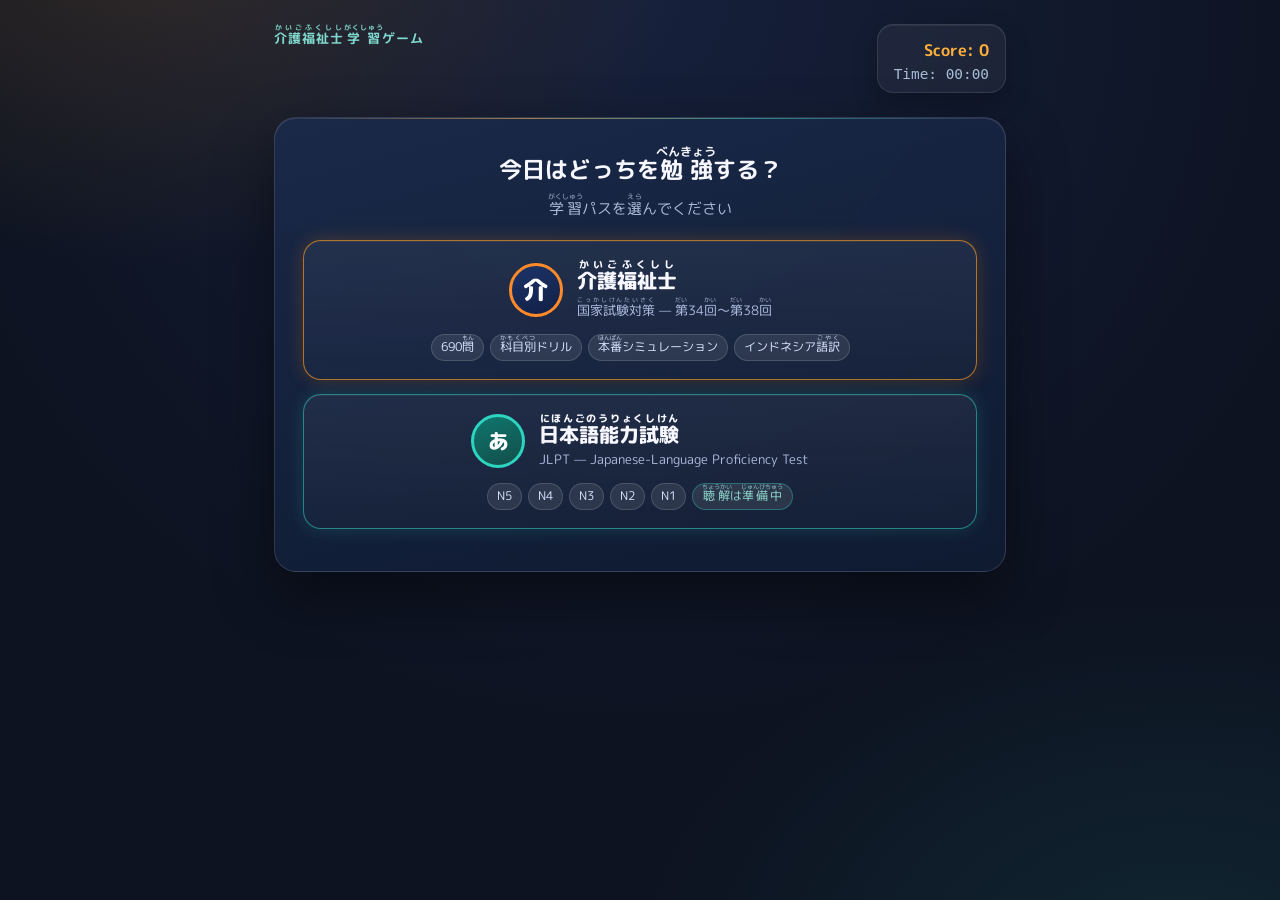
<file: index.html>
<!DOCTYPE html>
<html lang="ja">
<head>
  <meta charset="UTF-8" />
  <meta name="viewport" content="width=device-width, initial-scale=1.0" />
  <title>Kaigofukushishi Quiz Game</title>
  <link rel="icon" type="image/svg+xml" href="favicon.svg">
  <link rel="stylesheet" href="styles.css" />
  <link rel="preconnect" href="https://fonts.googleapis.com" />
  <link rel="preconnect" href="https://fonts.gstatic.com" crossorigin />
  <link href="https://fonts.googleapis.com/css2?family=M+PLUS+Rounded+1c:wght@400;700;800&display=swap" rel="stylesheet" />
  <style>
    #site-loader {
      position: fixed;
      inset: 0;
      z-index: 9999;
      overflow: hidden;
      background:
        radial-gradient(900px 520px at 12% -5%, rgba(255, 159, 28, 0.16), transparent 60%),
        radial-gradient(900px 620px at 92% 108%, rgba(46, 196, 182, 0.13), transparent 60%),
        radial-gradient(circle at top, #16203b 0%, #0d1321 68%);
      color: #f7f7ff;
      font-family: "M PLUS Rounded 1c", Inter, system-ui, -apple-system, BlinkMacSystemFont, "Segoe UI", sans-serif;
      transition: opacity 0.55s ease, visibility 0.55s ease;
      animation: loaderAutoHide 0.6s ease 3.4s forwards;
    }
    #site-loader.done {
      opacity: 0;
      visibility: hidden;
      pointer-events: none;
    }
    .loader-inner {
      position: relative;
      z-index: 2;
      text-align: center;
      padding: 16vh 20px 0;
    }
    .loader-kicker {
      margin: 0 0 10px;
      color: #7fd8cd;
      letter-spacing: 0.14em;
      font-size: 0.85rem;
      font-weight: 700;
      text-transform: uppercase;
    }
    .loader-title {
      margin: 0;
      font-size: clamp(2.2rem, 7vw, 4.2rem);
      font-weight: 800;
      letter-spacing: 0.04em;
      text-shadow: 0 2px 24px rgba(255, 159, 28, 0.3);
    }
    .loader-sub {
      margin: 12px 0 0;
      color: #a8bcd6;
      font-size: 1rem;
    }
    .loader-dots::after {
      content: "";
      animation: loaderDots 1s steps(4, end) infinite;
    }
    .loader-bar {
      width: min(300px, 70vw);
      height: 6px;
      margin: 26px auto 0;
      border-radius: 999px;
      background: rgba(255, 255, 255, 0.1);
      overflow: hidden;
      box-shadow: inset 0 1px 3px rgba(0, 0, 0, 0.4);
    }
    .loader-bar span {
      display: block;
      width: 40%;
      height: 100%;
      border-radius: 999px;
      background: linear-gradient(90deg, #ffb03a, #ff8a00);
      animation: loaderBar 1.1s ease-in-out infinite;
    }
    .loader-road {
      position: absolute;
      left: 5%;
      right: 5%;
      bottom: 29%;
      height: 4px;
      border-radius: 999px;
      background: linear-gradient(90deg, transparent, rgba(255, 255, 255, 0.28), rgba(255, 159, 28, 0.5), rgba(255, 255, 255, 0.28), transparent);
      box-shadow: 0 0 18px rgba(255, 159, 28, 0.22);
    }
    .loader-road::after {
      content: "";
      position: absolute;
      left: 0;
      right: 0;
      top: 11px;
      height: 2px;
      background: repeating-linear-gradient(90deg, rgba(255, 255, 255, 0.35) 0 34px, transparent 34px 68px);
      opacity: 0.35;
    }
    .loader-car {
      position: absolute;
      left: 0;
      bottom: calc(29% + 10px);
      z-index: 3;
      width: min(360px, 76vw);
      transform: translateX(-115%);
      animation: loaderCarAcross 1.65s cubic-bezier(0.42, 0.02, 0.66, 1) 0.15s forwards;
      filter: drop-shadow(0 16px 18px rgba(0, 0, 0, 0.35));
    }
    .loader-car svg {
      display: block;
      width: 100%;
      height: auto;
      animation: loaderBob 0.16s ease-in-out infinite alternate;
    }
    .loader-speed {
      position: absolute;
      left: -58px;
      top: 42%;
      width: 58px;
    }
    .loader-speed span {
      display: block;
      height: 3px;
      margin: 7px 0;
      border-radius: 999px;
      background: linear-gradient(90deg, transparent, rgba(127, 216, 205, 0.9));
      animation: loaderStreak 0.42s linear infinite;
    }
    .loader-speed span:nth-child(1) { width: 46px; }
    .loader-speed span:nth-child(2) { width: 58px; animation-delay: 0.08s; }
    .loader-speed span:nth-child(3) { width: 38px; animation-delay: 0.16s; }
    .loader-wheel {
      transform-box: fill-box;
      transform-origin: center;
      animation: loaderWheelSpin 0.45s linear infinite;
    }
    @keyframes loaderDots {
      0% { content: ""; }
      25% { content: "."; }
      50% { content: ".."; }
      75%, 100% { content: "..."; }
    }
    @keyframes loaderBar {
      0% { transform: translateX(-110%); }
      100% { transform: translateX(280%); }
    }
    @keyframes loaderCarAcross {
      0% { transform: translateX(-115%); }
      100% { transform: translateX(100vw); }
    }
    @keyframes loaderBob {
      from { transform: translateY(0); }
      to { transform: translateY(-2px); }
    }
    @keyframes loaderStreak {
      0% { transform: translateX(10px); opacity: 0; }
      35% { opacity: 0.9; }
      100% { transform: translateX(-18px); opacity: 0; }
    }
    @keyframes loaderWheelSpin {
      to { transform: rotate(360deg); }
    }
    @keyframes loaderAutoHide {
      to { opacity: 0; visibility: hidden; pointer-events: none; }
    }
    @media (max-width: 560px) {
      .loader-inner { padding-top: 13vh; }
      .loader-road { bottom: 31%; }
      .loader-car { bottom: calc(31% + 10px); }
    }
  </style>
  <noscript><style>#site-loader { display: none; }</style></noscript>
</head>
<body>
  <div id="site-loader" aria-hidden="true">
    <div class="loader-inner">
      <p class="loader-kicker"><ruby>介護福祉士<rt>かいごふくしし</rt></ruby><ruby>学習<rt>がくしゅう</rt></ruby>ゲーム</p>
      <p class="loader-title">125<ruby>問<rt>もん</rt></ruby>クイズ</p>
      <p class="loader-sub"><span class="loader-dots">Loading</span></p>
      <div class="loader-bar"><span></span></div>
    </div>
    <div class="loader-road"></div>
    <div class="loader-car">
      <div class="loader-speed"><span></span><span></span><span></span></div>
      <svg viewBox="0 0 360 132" role="img" aria-label="GT car">
        <defs>
          <linearGradient id="loaderCarPaint" x1="0" x2="1" y1="0" y2="0">
            <stop offset="0" stop-color="#c7d0dd" />
            <stop offset="0.58" stop-color="#eef3f8" />
            <stop offset="1" stop-color="#aeb9c8" />
          </linearGradient>
        </defs>
        <path d="M14 30 L96 22 L104 36 L24 44 Z" fill="#0b1220" stroke="rgba(255,255,255,0.18)" />
        <path d="M66 42 L80 82 L94 82 L88 42 Z" fill="#0b1220" />
        <path d="M22 88 C28 70 48 60 78 55 C104 34 142 24 184 28 C222 30 252 40 282 54 C310 60 330 72 336 84 C338 92 334 98 324 99 L292 101 C286 84 268 74 246 74 C224 74 208 84 202 101 L124 101 C118 84 100 74 78 74 C56 74 40 84 34 101 L24 99 C16 97 16 94 22 88 Z" fill="url(#loaderCarPaint)" stroke="rgba(255,255,255,0.28)" stroke-width="1.5" />
        <path d="M20 92 C24 70 48 59 82 53 L118 44 L122 101 L30 101 C20 100 16 98 20 92 Z" fill="#d7263d" opacity="0.96" />
        <path d="M112 54 C134 34 168 27 202 34 C216 37 228 44 238 54 L224 58 C190 50 150 52 126 60 Z" fill="#0b1220" opacity="0.94" />
        <path d="M118 76 L286 66" stroke="#ff9f1c" stroke-width="6" stroke-linecap="round" opacity="0.9" />
        <path d="M150 52 L146 98" stroke="rgba(13,19,33,0.35)" stroke-width="2" />
        <circle cx="176" cy="72" r="17" fill="#f7f7ff" stroke="#111827" stroke-width="2" />
        <text x="176" y="77" text-anchor="middle" font-size="14" font-weight="800" fill="#111827">712</text>
        <path d="M306 70 L330 80 L306 84 Z" fill="#ffe9a8" />
        <rect x="22" y="72" width="16" height="6" rx="3" fill="#ff3355" />
        <circle cx="78" cy="90" r="29" fill="#0d1321" />
        <circle cx="246" cy="90" r="29" fill="#0d1321" />
        <g class="loader-wheel">
          <circle cx="78" cy="90" r="24" fill="#0a0f18" stroke="#2b3648" stroke-width="3" />
          <circle cx="78" cy="90" r="12" fill="#d7dee9" />
          <path d="M78 68 V112 M56 90 H100 M64 76 L92 104 M92 76 L64 104" stroke="#5b6b82" stroke-width="3" stroke-linecap="round" />
          <circle cx="78" cy="90" r="4" fill="#111827" />
        </g>
        <g class="loader-wheel">
          <circle cx="246" cy="90" r="24" fill="#0a0f18" stroke="#2b3648" stroke-width="3" />
          <circle cx="246" cy="90" r="12" fill="#d7dee9" />
          <path d="M246 68 V112 M224 90 H268 M232 76 L260 104 M260 76 L232 104" stroke="#5b6b82" stroke-width="3" stroke-linecap="round" />
          <circle cx="246" cy="90" r="4" fill="#111827" />
        </g>
        <path d="M286 102 L342 102 L336 110 L292 110 Z" fill="#0b1220" />
        <path d="M18 100 L70 100 L64 110 L22 110 Z" fill="#0b1220" />
      </svg>
    </div>
  </div>
  <div class="app-shell">
    <header>
      <div>
        <p class="subtitle"><ruby>介護福祉士<rt>かいごふくしし</rt></ruby><ruby>学習<rt>がくしゅう</rt></ruby>ゲーム</p>
        <h1 id="quiz-title">125<ruby>問<rt>もん</rt></ruby>クイズ</h1>
      </div>
      <div class="score-panel">
        <p id="progress">Question 1 / 125</p>
        <p id="score">Score: 0</p>
        <p id="timer">Time: 00:00</p>
      </div>
    </header>

    <main>
      <section class="card" id="path-picker">
        <h2 class="path-title">今日はどっちを<ruby>勉強<rt>べんきょう</rt></ruby>する？</h2>
        <p class="path-sub"><ruby>学習<rt>がくしゅう</rt></ruby>パスを<ruby>選<rt>えら</rt></ruby>んでください</p>
        <button class="path-card path-card-care" id="path-care" type="button">
          <span class="path-card-main">
            <span class="path-badge path-badge-care">介</span>
            <span class="path-card-text">
              <span class="path-card-name"><ruby>介護福祉士<rt>かいごふくしし</rt></ruby></span>
              <span class="path-card-cap"><ruby>国家試験対策<rt>こっかしけんたいさく</rt></ruby> — <ruby>第<rt>だい</rt></ruby>34<ruby>回<rt>かい</rt></ruby>〜<ruby>第<rt>だい</rt></ruby>38<ruby>回<rt>かい</rt></ruby></span>
            </span>
          </span>
          <span class="path-chips">
            <span class="path-chip">690<ruby>問<rt>もん</rt></ruby></span>
            <span class="path-chip"><ruby>科目別<rt>かもくべつ</rt></ruby>ドリル</span>
            <span class="path-chip"><ruby>本番<rt>ほんばん</rt></ruby>シミュレーション</span>
            <span class="path-chip">インドネシア<ruby>語訳<rt>ごやく</rt></ruby></span>
          </span>
        </button>
        <button class="path-card path-card-jlpt" id="path-jlpt" type="button">
          <span class="path-card-main">
            <span class="path-badge path-badge-jlpt">あ</span>
            <span class="path-card-text">
              <span class="path-card-name"><ruby>日本語能力試験<rt>にほんごのうりょくしけん</rt></ruby></span>
              <span class="path-card-cap">JLPT — Japanese-Language Proficiency Test</span>
            </span>
          </span>
          <span class="path-chips">
            <span class="path-chip">N5</span>
            <span class="path-chip">N4</span>
            <span class="path-chip">N3</span>
            <span class="path-chip">N2</span>
            <span class="path-chip">N1</span>
            <span class="path-chip path-chip-soon"><ruby>聴解<rt>ちょうかい</rt></ruby>は<ruby>準備中<rt>じゅんびちゅう</rt></ruby></span>
          </span>
        </button>
      </section>

      <section class="card hidden" id="jlpt-home">
        <button class="path-back" id="jlpt-back-to-picker" type="button">← パスを<ruby>変<rt>か</rt></ruby>える</button>
        <h2 class="path-h"><ruby>日本語能力試験<rt>にほんごのうりょくしけん</rt></ruby></h2>
        <p class="path-note">レベルを<ruby>選<rt>えら</rt></ruby>んでください</p>
        <div class="jlpt-levels">
          <button class="path-row" data-level="N5" type="button"><span class="path-row-side"></span><span class="path-row-label">N5</span><span class="path-row-side path-row-count"><ruby>約<rt>やく</rt></ruby>70<ruby>問<rt>もん</rt></ruby></span></button>
          <button class="path-row" data-level="N4" type="button"><span class="path-row-side"></span><span class="path-row-label">N4</span><span class="path-row-side path-row-count">69<ruby>問<rt>もん</rt></ruby></span></button>
          <button class="path-row" data-level="N3" type="button"><span class="path-row-side"></span><span class="path-row-label">N3</span><span class="path-row-side path-row-count"><ruby>約<rt>やく</rt></ruby>75<ruby>問<rt>もん</rt></ruby></span></button>
          <button class="path-row" data-level="N2" type="button"><span class="path-row-side"></span><span class="path-row-label">N2</span><span class="path-row-side path-row-count"><ruby>約<rt>やく</rt></ruby>75〜80<ruby>問<rt>もん</rt></ruby></span></button>
          <button class="path-row" data-level="N1" type="button"><span class="path-row-side"></span><span class="path-row-label">N1</span><span class="path-row-side path-row-count"><ruby>約<rt>やく</rt></ruby>80〜85<ruby>問<rt>もん</rt></ruby></span></button>
        </div>
        <p class="path-note"><ruby>問題<rt>もんだい</rt></ruby>は<ruby>順次追加<rt>じゅんじついか</rt></ruby>されます。<ruby>聴解<rt>ちょうかい</rt></ruby>は<ruby>準備中<rt>じゅんびちゅう</rt></ruby>です。</p>
      </section>

      <section class="card hidden" id="jlpt-level">
        <button class="path-back" id="jlpt-back-to-levels" type="button">← レベルを<ruby>変<rt>か</rt></ruby>える</button>
        <h2 class="path-h" id="jlpt-level-title">N5</h2>
        <div class="jlpt-sections" id="jlpt-section-rows"></div>
        <button class="path-row path-row-sim is-soon" id="jlpt-sim-row" type="button" disabled><span class="path-row-side"></span><span class="path-row-label"><ruby>本番<rt>ほんばん</rt></ruby>シミュレーション</span><span class="path-row-side path-row-count"><ruby>準備中<rt>じゅんびちゅう</rt></ruby></span></button>
        <p class="path-note">このレベルの<ruby>問題<rt>もんだい</rt></ruby>は<ruby>準備中<rt>じゅんびちゅう</rt></ruby>です。</p>
      </section>

      <section class="card" id="exam-selection">
        <button id="change-path-button" class="path-back" type="button">← パスを<ruby>変<rt>か</rt></ruby>える</button>
        <div class="exam-header">
          <h2><ruby>試験<rt>しけん</rt></ruby>を<ruby>選択<rt>せんたく</rt></ruby>してください</h2>
          <button id="resume-button" class="primary-button hidden"></button>
        </div>
        <div class="mode-tabs">
          <button class="mode-tab active" id="tab-exams" type="button"><ruby>年度別<rt>ねんどべつ</rt></ruby></button>
          <button class="mode-tab" id="tab-drills" type="button"><ruby>科目別<rt>かもくべつ</rt></ruby>ドリル</button>
        </div>
        <div id="panel-exams">
          <div class="choices" id="exam-buttons"></div>
        </div>
        <div id="panel-drills" class="hidden">
          <p class="panel-note">第34・35・36・37・38回（全年度）から、科目ごとに集めた問題です。</p>
          <div class="choices" id="drill-buttons"></div>
        </div>
      </section>

      <section class="card hidden" id="domain-selection">
        <div class="exam-header">
          <h2><ruby>学習分野<rt>がくしゅうぶんや</rt></ruby>を<ruby>選択<rt>せんたく</rt></ruby>してください</h2>
          <button id="back-from-domain" class="primary-button secondary-button">戻る</button>
        </div>
        <div class="choices" id="domain-buttons"></div>
      </section>

      <section class="card hidden" id="quiz-card">
        <div class="quiz-header-controls">
          <p class="category-tag" id="category-tag"></p>
          <div class="jump-to-question">
            <input type="number" id="jump-input" placeholder="Jump to Q#" min="1" max="125">
            <button id="jump-button" class="primary-button jump-button">Jump</button>
          </div>
        </div>
        <p class="question-text" id="question-text">Loading question...</p>
        <button id="translate-button" class="primary-button secondary-button tr-button" type="button">🌐 Lihat Terjemahan（インドネシア語訳を見る）</button>
        <div id="translate-panel" class="hidden"><p id="translate-text"></p></div>
        <div class="choices" id="choices"></div>
        <div id="feedback-area" class="hidden">
          <div id="correct-answer-area">
            <h3>✓ 正解:</h3>
            <p id="correct-answer-text"></p>
            <p id="correct-explanation" class="explanation-text"></p>
          </div>
          <div id="wrong-answer-area" class="hidden">
            <h3>✗ 選んだ答えが間違っている理由:</h3>
            <p id="wrong-explanation" class="explanation-text"></p>
          </div>
          <details id="other-answers-details" class="hidden">
            <summary>他の選択肢の説明を見る</summary>
            <div id="other-answers-area"></div>
          </details>
        </div>
        <div class="quiz-navigation">
          <button id="prev-button" class="primary-button secondary-button" disabled>前の問題</button>
          <button id="next-button" class="primary-button">次の問題</button>
          <button id="back-to-results-button" class="primary-button secondary-button hidden">結果に<ruby>戻<rt>もど</rt></ruby>る</button>
        </div>
      </section>

      <div class="menu-nav hidden" id="menu-nav">
        <button id="back-button" class="primary-button secondary-button">メニューに<ruby>戻<rt>もど</rt></ruby>る</button>
      </div>

      <section class="result hidden" id="result-screen">
        <h2 id="result-status"><ruby>結果<rt>けっか</rt></ruby></h2>
        <p id="final-score"></p>
        <p id="final-time"></p>
        <p id="final-attempts"></p>
        <p id="best-time"></p>
        <p id="avg-time"></p>
        
        <div id="summary-section" class="summary-section hidden">
          <h3 id="summary-title"><ruby>回答結果一覧<rt>かいとうけっかいちらん</rt></ruby></h3>
          <div id="summary-list" class="summary-list"></div>
        </div>
        
        <div class="result-actions">
          <button id="restart-button" class="primary-button">Restart Quiz</button>
          <button id="back-button-result" class="primary-button secondary-button">メニューに<ruby>戻<rt>もど</rt></ruby>る</button>
        </div>
      </section>
    </main>
  </div>

  <script src="questions.js"></script>
  <script src="questions38pm.js"></script>
  <script src="domains.js"></script>
  <script src="drill.js"></script>
  <script src="sim.js"></script>
  <script src="translate.js"></script>
<script src="script.js"></script>
  <script src="jlpt.js"></script>
  <script>
    (function () {
      var tabs = [
        { btn: document.getElementById("tab-exams"), panel: document.getElementById("panel-exams") },
        { btn: document.getElementById("tab-drills"), panel: document.getElementById("panel-drills") }
      ];
      function activate(active) {
        tabs.forEach(function (t) {
          var on = t === active;
          t.btn.classList.toggle("active", on);
          t.panel.classList.toggle("hidden", !on);
        });
      }
      tabs.forEach(function (t) {
        t.btn.addEventListener("click", function () { activate(t); });
      });
    })();
  </script>
  <script>
    (function () {
      var loader = document.getElementById("site-loader");
      if (!loader) return;
      var hidden = false;
      function hideLoader() {
        if (hidden) return;
        hidden = true;
        loader.classList.add("done");
        window.setTimeout(function () {
          if (loader.parentNode) loader.parentNode.removeChild(loader);
        }, 700);
      }
      window.addEventListener("load", function () {
        window.setTimeout(hideLoader, 1250);
      });
      window.setTimeout(hideLoader, 2800);
    })();
  </script>
  </body>
</html>
</file>
<file: styles.css>
:root {
  --bg: #0d1321;
  --surface: #111d33;
  --surface-2: #172a4f;
  --text: #f7f7ff;
  --accent: #ff9f1c;
  --accent-2: #2ec4b6;
  --border: rgba(255, 255, 255, 0.1);
  --accent-grad: linear-gradient(160deg, #ffb03a 0%, #ff8a00 100%);
  --glow-orange: 0 10px 24px rgba(255, 138, 0, 0.35);
  --glow-teal: 0 8px 22px rgba(46, 196, 182, 0.28);
}

* {
  box-sizing: border-box;
}

::selection {
  background: rgba(255, 159, 28, 0.45);
}

body {
  margin: 0;
  overflow-x: clip;
  min-height: 100vh;
  font-family: "M PLUS Rounded 1c", Inter, system-ui, -apple-system, BlinkMacSystemFont, "Segoe UI", sans-serif;
  background:
    radial-gradient(900px 520px at 12% -5%, rgba(255, 159, 28, 0.13), transparent 60%),
    radial-gradient(900px 620px at 92% 108%, rgba(46, 196, 182, 0.11), transparent 60%),
    radial-gradient(circle at top, #16203b 0%, #0d1321 65%);
  background-attachment: fixed;
  color: var(--text);
}

::-webkit-scrollbar {
  width: 10px;
}

::-webkit-scrollbar-track {
  background: #0d1321;
}

::-webkit-scrollbar-thumb {
  background: #2a3c5f;
  border-radius: 8px;
  border: 2px solid #0d1321;
}

::-webkit-scrollbar-thumb:hover {
  background: #3a5280;
}

.app-shell {
  max-width: 780px;
  margin: 0 auto;
  padding: 24px;
}

header {
  display: flex;
  flex-wrap: wrap;
  justify-content: space-between;
  align-items: flex-start;
  gap: 16px;
  margin-bottom: 24px;
}

.subtitle {
  margin: 0 0 8px;
  color: #7fd8cd;
  letter-spacing: 0.08em;
  text-transform: uppercase;
  font-size: 0.82rem;
  font-weight: 700;
}

h1 {
  margin: 0;
  font-size: clamp(2rem, 4vw, 3rem);
  letter-spacing: 0.02em;
  text-shadow: 0 2px 22px rgba(255, 159, 28, 0.28);
}

.score-panel {
  text-align: right;
  display: flex;
  flex-direction: column;
  align-items: flex-end;
  gap: 4px;
  background: rgba(255, 255, 255, 0.05);
  border: 1px solid var(--border);
  border-radius: 16px;
  padding: 10px 16px;
  backdrop-filter: blur(6px);
  box-shadow: inset 0 1px 0 rgba(255, 255, 255, 0.08), 0 10px 24px rgba(0, 0, 0, 0.25);
}

.score-panel p {
  margin: 0;
}

#score {
  font-weight: 700;
  color: #ffb03a;
}

#timer {
  font-size: 0.9rem;
  color: #a8bcd6;
  font-family: monospace;
}

#sim-countdown {
  color: #ffb03a;
  font-weight: 700;
}

@keyframes rise {
  from {
    opacity: 0;
    transform: translateY(10px);
  }
  to {
    opacity: 1;
    transform: translateY(0);
  }
}

.card,
.result {
  position: relative;
  background: linear-gradient(165deg, rgba(26, 42, 74, 0.92) 0%, rgba(16, 27, 50, 0.94) 100%);
  border: 1px solid rgba(255, 255, 255, 0.13);
  border-radius: 22px;
  padding: 28px;
  box-shadow: 0 24px 60px rgba(0, 0, 0, 0.45), inset 0 1px 0 rgba(255, 255, 255, 0.09);
  backdrop-filter: blur(8px);
  animation: rise 0.45s ease both;
}

.card::before,
.result::before {
  content: "";
  position: absolute;
  top: 0;
  left: 28px;
  right: 28px;
  height: 1px;
  background: linear-gradient(90deg, transparent, rgba(255, 176, 58, 0.55), rgba(46, 196, 182, 0.55), transparent);
  pointer-events: none;
}

.result-pass {
  background: linear-gradient(165deg, rgba(46, 196, 182, 0.22) 0%, rgba(16, 27, 50, 0.94) 100%);
  border-color: rgba(46, 196, 182, 0.4);
  box-shadow: 0 24px 60px rgba(0, 0, 0, 0.45), 0 0 32px rgba(46, 196, 182, 0.18);
}

.result-fail {
  background: linear-gradient(165deg, rgba(255, 79, 79, 0.2) 0%, rgba(16, 27, 50, 0.94) 100%);
  border-color: rgba(255, 79, 79, 0.4);
  box-shadow: 0 24px 60px rgba(0, 0, 0, 0.45), 0 0 32px rgba(255, 79, 79, 0.16);
}

#result-status {
  margin-top: 0;
  margin-bottom: 12px;
  font-size: 2rem;
  letter-spacing: 0.08em;
}

#final-score {
  margin: 0;
  font-size: 1.4rem;
  line-height: 1.4;
}

.question-text {
  font-size: 1.3rem;
  line-height: 1.5;
  margin: 0 0 22px;
}

.category-tag {
  display: inline-block;
  background: linear-gradient(160deg, rgba(46, 196, 182, 0.32), rgba(46, 196, 182, 0.14));
  border: 1px solid rgba(46, 196, 182, 0.5);
  color: #5fe3d4;
  padding: 6px 12px;
  border-radius: 20px;
  font-size: 0.85rem;
  font-weight: 600;
  margin: 0 0 16px 0;
  text-transform: none;
  box-shadow: 0 4px 14px rgba(46, 196, 182, 0.22);
}

.choices {
  display: grid;
  gap: 14px;
}

.choice-button,
.primary-button {
  width: 100%;
  border: none;
  border-radius: 16px;
  padding: 16px 18px;
  background: rgba(255, 159, 28, 0.12);
  color: var(--text);
  font-size: 1rem;
  font-family: inherit;
  text-align: left;
  cursor: pointer;
  transition: transform 0.2s ease, background 0.2s ease, box-shadow 0.2s ease, border-color 0.2s ease;
}

.choice-button {
  background: linear-gradient(180deg, rgba(255, 255, 255, 0.055), rgba(255, 255, 255, 0.02));
  border: 1px solid rgba(255, 255, 255, 0.13);
  box-shadow: inset 0 1px 0 rgba(255, 255, 255, 0.06), 0 6px 16px rgba(0, 0, 0, 0.22);
}

.choice-button:hover {
  transform: translateY(-1px);
  background: linear-gradient(180deg, rgba(46, 196, 182, 0.16), rgba(46, 196, 182, 0.07));
  border-color: rgba(46, 196, 182, 0.55);
  box-shadow: inset 0 1px 0 rgba(255, 255, 255, 0.08), 0 10px 22px rgba(0, 0, 0, 0.3), 0 0 14px rgba(46, 196, 182, 0.15);
}

.primary-button:hover {
  transform: translateY(-2px);
  box-shadow: 0 14px 30px rgba(255, 138, 0, 0.45), inset 0 1px 0 rgba(255, 255, 255, 0.4);
  filter: brightness(1.06);
}

.primary-button:active {
  transform: translateY(0);
  filter: brightness(0.97);
}

.choice-button.correct {
  background: linear-gradient(180deg, rgba(46, 196, 182, 0.32), rgba(46, 196, 182, 0.18));
  border-color: rgba(46, 196, 182, 0.75);
  box-shadow: 0 0 18px rgba(46, 196, 182, 0.3);
}

.choice-button.wrong {
  background: linear-gradient(180deg, rgba(255, 79, 79, 0.3), rgba(255, 79, 79, 0.16));
  border-color: rgba(255, 79, 79, 0.7);
  box-shadow: 0 0 18px rgba(255, 79, 79, 0.25);
}

.choice-button.selected {
  background: linear-gradient(180deg, rgba(255, 159, 28, 0.3), rgba(255, 159, 28, 0.16));
  border-color: rgba(255, 159, 28, 0.75);
  box-shadow: 0 0 16px rgba(255, 159, 28, 0.28);
}

.choice-button:focus-visible,
.primary-button:focus-visible,
.mode-tab:focus-visible,
.summary-item:focus-visible {
  outline: 2px solid var(--accent-2);
  outline-offset: 2px;
}

.primary-button {
  margin-top: 16px;
  background: var(--accent-grad);
  color: #221100;
  font-weight: 700;
  box-shadow: var(--glow-orange), inset 0 1px 0 rgba(255, 255, 255, 0.35);
  text-shadow: 0 1px 0 rgba(255, 255, 255, 0.25);
}

.secondary-button {
  background: linear-gradient(180deg, rgba(46, 196, 182, 0.2), rgba(46, 196, 182, 0.1));
  border: 1px solid rgba(46, 196, 182, 0.4);
  color: var(--text);
  box-shadow: 0 6px 16px rgba(0, 0, 0, 0.22);
}

.secondary-button:hover {
  background: linear-gradient(180deg, rgba(46, 196, 182, 0.3), rgba(46, 196, 182, 0.16));
  box-shadow: var(--glow-teal);
}

.exam-header {
  display: flex;
  justify-content: space-between;
  align-items: center;
  gap: 16px;
  margin-bottom: 20px;
}

.exam-header h2 {
  margin: 0;
  flex: 1;
}

#resume-button {
  width: 48%;
  flex-shrink: 0;
  margin-top: 0;
}

.menu-nav {
  display: flex;
  justify-content: flex-end;
  margin: 16px 0;
}

.quiz-navigation {
  display: flex;
  justify-content: space-between;
  gap: 12px;
  margin-top: 24px;
  flex-wrap: wrap;
}

.quiz-navigation button {
  flex: 1;
  min-width: 120px;
}

#back-to-results-button.hidden,
.primary-button.hidden {
  display: none;
}

#prev-button:disabled, #next-button:disabled {
  opacity: 0.5;
  cursor: not-allowed;
  box-shadow: none;
}

#correct-answer-area {
  margin-top: 20px;
  padding: 16px;
  background: linear-gradient(180deg, rgba(255, 159, 28, 0.14), rgba(255, 159, 28, 0.06));
  border: 1px solid rgba(255, 159, 28, 0.3);
  border-left: 4px solid var(--accent);
  border-radius: 8px;
  box-shadow: 0 8px 20px rgba(0, 0, 0, 0.25);
}

#correct-answer-area h3 {
  margin-top: 0;
  margin-bottom: 8px;
  font-size: 1.1rem;
  color: var(--accent);
}

#correct-answer-text {
  margin: 0;
  font-size: 1rem;
}

.result-actions {
  display: flex;
  flex-wrap: wrap;
  gap: 12px;
  margin-top: 16px;
}

.summary-section {
  margin: 24px 0;
  padding: 20px;
  background: linear-gradient(180deg, rgba(46, 196, 182, 0.1), rgba(46, 196, 182, 0.05));
  border: 1px solid rgba(46, 196, 182, 0.25);
  border-radius: 12px;
}

#summary-title {
  margin-top: 0;
  margin-bottom: 16px;
  font-size: 1.2rem;
  color: var(--accent-2);
}

.summary-list {
  display: grid;
  grid-template-columns: repeat(auto-fill, minmax(50px, 1fr));
  gap: 8px;
}

.summary-item {
  display: flex;
  align-items: center;
  justify-content: center;
  padding: 10px;
  background: rgba(255, 159, 28, 0.1);
  border: 2px solid rgba(255, 159, 28, 0.3);
  border-radius: 8px;
  cursor: pointer;
  font-weight: 600;
  transition: all 0.2s ease;
  font-size: 0.9rem;
}

.summary-item:hover {
  transform: scale(1.05);
  background: rgba(255, 159, 28, 0.2);
}

.summary-item.correct {
  background: rgba(46, 196, 182, 0.3);
  border-color: rgba(46, 196, 182, 0.6);
  color: #2ec4b6;
  box-shadow: 0 0 10px rgba(46, 196, 182, 0.2);
}

.summary-item.correct:hover {
  background: rgba(46, 196, 182, 0.5);
}

.summary-item.wrong {
  background: rgba(255, 79, 79, 0.3);
  border-color: rgba(255, 79, 79, 0.6);
  color: #ff4f4f;
  box-shadow: 0 0 10px rgba(255, 79, 79, 0.18);
}

.summary-item.wrong:hover {
  background: rgba(255, 79, 79, 0.5);
}

.summary-item.unanswered {
  background: rgba(168, 188, 214, 0.1);
  border-color: rgba(168, 188, 214, 0.3);
  color: #a8bcd6;
}

.summary-item.unanswered:hover {
  background: rgba(168, 188, 214, 0.2);
}

.hidden {
  display: none;
}

.quiz-header-controls {
  display: flex;
  justify-content: space-between;
  align-items: center;
  margin-bottom: 16px;
  flex-wrap: wrap;
  gap: 12px;
}

.jump-to-question {
  display: flex;
  gap: 8px;
  align-items: center;
}

#jump-input {
  width: 80px;
  padding: 10px 12px;
  background: rgba(255, 255, 255, 0.06);
  border: 1px solid rgba(255, 159, 28, 0.35);
  border-radius: 12px;
  color: var(--text);
  font-size: 0.95rem;
  font-family: inherit;
  text-align: center;
}

#jump-input:focus {
  outline: none;
  background: rgba(255, 159, 28, 0.14);
  border-color: var(--accent);
  box-shadow: 0 0 12px rgba(255, 159, 28, 0.3);
}

#jump-input::placeholder {
  color: rgba(255, 255, 255, 0.4);
}

.jump-button {
  width: auto;
  padding: 10px 16px;
  font-size: 0.9rem;
  white-space: nowrap;
}

/* Buttons inside flex header rows must not take the shared full width */
.exam-header .primary-button {
  width: auto;
  flex-shrink: 0;
}

@media (max-width: 680px) {
  .app-shell {
    padding: 18px;
  }

  .quiz-header-controls {
    flex-direction: column;
    align-items: flex-start;
  }

  .jump-to-question {
    width: 100%;
  }

  #jump-input {
    flex: 1;
  }

  .jump-button {
    flex: 0 0 auto;
  }
}

/* --- Home screen cleanup: mode tabs + compact menu grids --- */
.mode-tabs {
  display: flex;
  gap: 6px;
  background: rgba(10, 18, 34, 0.55);
  border: 1px solid var(--border);
  border-radius: 999px;
  padding: 5px;
  margin-bottom: 18px;
  box-shadow: inset 0 2px 8px rgba(0, 0, 0, 0.35);
}

.mode-tab {
  flex: 1;
  border: none;
  background: transparent;
  color: #a8bcd6;
  font-family: inherit;
  font-size: 0.95rem;
  font-weight: 600;
  padding: 10px 12px;
  border-radius: 999px;
  cursor: pointer;
  transition: background 0.2s ease, color 0.2s ease, box-shadow 0.2s ease;
}

.mode-tab.active {
  background: var(--accent-grad);
  color: #221100;
  box-shadow: 0 6px 16px rgba(255, 138, 0, 0.4), inset 0 1px 0 rgba(255, 255, 255, 0.35);
}

.panel-note {
  margin: 0 0 12px;
  color: #a8bcd6;
  font-size: 0.88rem;
}

#exam-buttons,
#drill-buttons,
#domain-buttons {
  grid-template-columns: repeat(2, minmax(0, 1fr));
  gap: 10px;
}

#exam-buttons > button,
#drill-buttons > button,
#domain-buttons > button {
  text-align: center;
  padding: 13px 10px;
  font-size: 0.95rem;
}

#exam-buttons > button:first-child,
#domain-buttons > button:first-child {
  grid-column: 1 / -1;
}

/* Simulation button: full-width directly under Random, in teal so it stands out */
#exam-buttons > div {
  grid-column: 1 / -1;
}

#exam-buttons > button[data-exam-id="sim"] {
  grid-column: 1 / -1;
  background: linear-gradient(160deg, #3ae0cd 0%, #1fa396 100%);
  box-shadow: 0 10px 24px rgba(46, 196, 182, 0.35), inset 0 1px 0 rgba(255, 255, 255, 0.35);
}

#exam-buttons > button[data-exam-id="sim"]:hover {
  box-shadow: 0 14px 30px rgba(46, 196, 182, 0.45), inset 0 1px 0 rgba(255, 255, 255, 0.4);
}

/* Hide the big static "125問クイズ" header on the selection screens;
   it still shows during a quiz, where it displays the current exam/mode. */
body:has(#exam-selection:not(.hidden)) #quiz-title,
body:has(#domain-selection:not(.hidden)) #quiz-title {
  display: none;
}

/* Indonesian translation reveal (translate.js) */
.tr-button {
  width: auto;
  margin: 0 0 14px;
  padding: 10px 18px;
}

#translate-panel {
  margin: 0 0 16px;
  padding: 14px 16px;
  background: linear-gradient(180deg, rgba(46, 196, 182, 0.12), rgba(46, 196, 182, 0.05));
  border: 1px solid rgba(46, 196, 182, 0.35);
  border-radius: 12px;
}

#translate-panel p {
  margin: 0;
  white-space: pre-line;
  line-height: 1.65;
}

.tr-exp-button {
  width: auto;
  margin-top: 12px;
  padding: 8px 14px;
  font-size: 0.9rem;
}

.tr-exp-panel {
  margin-top: 10px;
  padding: 12px 14px;
  background: rgba(13, 19, 33, 0.35);
  border: 1px solid rgba(46, 196, 182, 0.3);
  border-radius: 10px;
}

.tr-exp-panel p {
  margin: 0;
  white-space: pre-line;
  line-height: 1.65;
}

@media (max-width: 560px) {
  #exam-buttons,
  #drill-buttons,
  #domain-buttons {
    grid-template-columns: 1fr;
  }

  .card,
  .result {
    padding: 20px;
  }
}

/* --- Path picker + JLPT wing (additive; care wing styles untouched) --- */
body:has(#path-picker:not(.hidden)) #quiz-title,
body:has(#jlpt-home:not(.hidden)) #quiz-title,
body:has(#jlpt-level:not(.hidden)) #quiz-title {
  display: none;
}

.path-title {
  margin: 0 0 6px;
  text-align: center;
  font-size: 1.45rem;
}

.path-sub {
  margin: 0 0 20px;
  text-align: center;
  color: #a8bcd6;
  font-size: 0.92rem;
}

.path-h {
  margin: 0 0 10px;
  text-align: center;
  font-size: 1.35rem;
}

.path-note {
  margin: 12px 0 0;
  text-align: center;
  color: #a8bcd6;
  font-size: 0.88rem;
}

#jlpt-home .path-note:first-of-type {
  margin: 0 0 16px;
}

.path-back {
  display: block;
  margin: 0 auto 12px;
  padding: 4px 8px;
  background: none;
  border: none;
  color: #7fd8cd;
  font-family: inherit;
  font-size: 0.9rem;
  cursor: pointer;
}

.path-back:hover {
  text-decoration: underline;
}

#exam-selection .path-back {
  margin: 0 auto 14px;
}

.path-card {
  position: relative;
  display: block;
  width: 100%;
  margin: 0 0 14px;
  padding: 18px;
  border-radius: 18px;
  background: linear-gradient(180deg, rgba(255, 255, 255, 0.055), rgba(255, 255, 255, 0.02));
  color: var(--text);
  font-family: inherit;
  text-align: center;
  cursor: pointer;
  transition: transform 0.2s ease, box-shadow 0.2s ease, border-color 0.2s ease;
}

.path-card-care {
  border: 1px solid rgba(255, 159, 28, 0.65);
  box-shadow: 0 0 18px rgba(255, 138, 0, 0.22), inset 0 1px 0 rgba(255, 255, 255, 0.06);
}

.path-card-jlpt {
  border: 1px solid rgba(46, 196, 182, 0.6);
  box-shadow: 0 0 18px rgba(46, 196, 182, 0.2), inset 0 1px 0 rgba(255, 255, 255, 0.06);
}

.path-card:hover {
  transform: translateY(-2px);
}

.path-card-care:hover {
  box-shadow: 0 12px 26px rgba(255, 138, 0, 0.32), inset 0 1px 0 rgba(255, 255, 255, 0.08);
}

.path-card-jlpt:hover {
  box-shadow: 0 12px 26px rgba(46, 196, 182, 0.3), inset 0 1px 0 rgba(255, 255, 255, 0.08);
}

.path-card.last-used::after {
  content: "前回";
  position: absolute;
  top: 10px;
  right: 12px;
  font-size: 0.7rem;
  font-weight: 700;
  color: #7fd8cd;
  border: 1px solid rgba(46, 196, 182, 0.55);
  border-radius: 999px;
  padding: 2px 8px;
}

.path-card-main {
  display: flex;
  align-items: center;
  justify-content: center;
  gap: 14px;
}

.path-badge {
  flex: 0 0 auto;
  width: 54px;
  height: 54px;
  border-radius: 50%;
  display: flex;
  align-items: center;
  justify-content: center;
  font-weight: 800;
  font-size: 1.55rem;
  color: #fff;
}

.path-badge-care {
  background: linear-gradient(160deg, #1d3469, #101f45);
  border: 3px solid #ff8a2a;
}

.path-badge-jlpt {
  background: linear-gradient(160deg, #0f766e, #134e4a);
  border: 3px solid #2dd4bf;
  font-size: 1.3rem;
}

.path-card-text {
  text-align: left;
}

.path-card-name {
  display: block;
  font-size: 1.25rem;
  font-weight: 800;
  line-height: 1.3;
}

.path-card-cap {
  display: block;
  margin-top: 3px;
  font-size: 0.8rem;
  color: #aebadd;
}

.path-chips {
  display: flex;
  flex-wrap: wrap;
  gap: 6px;
  justify-content: center;
  margin-top: 14px;
}

.path-chip {
  font-size: 0.72rem;
  padding: 4px 9px;
  border-radius: 999px;
  background: rgba(255, 255, 255, 0.09);
  border: 1px solid rgba(255, 255, 255, 0.14);
  color: #dbe4ff;
}

.path-chip-soon {
  color: #8fd8ce;
  border-color: rgba(46, 196, 182, 0.4);
}

/* Three-zone rows: fixed left spacer / dead-center label / fixed right count */
.path-row {
  display: flex;
  align-items: center;
  width: 100%;
  min-height: 50px;
  margin: 0 0 10px;
  padding: 10px 14px;
  border-radius: 14px;
  background: linear-gradient(180deg, rgba(255, 255, 255, 0.055), rgba(255, 255, 255, 0.02));
  border: 1px solid rgba(255, 255, 255, 0.13);
  box-shadow: inset 0 1px 0 rgba(255, 255, 255, 0.06), 0 6px 16px rgba(0, 0, 0, 0.22);
  color: var(--text);
  font-family: inherit;
  font-size: 1rem;
  font-weight: 700;
  cursor: pointer;
  transition: transform 0.2s ease, border-color 0.2s ease, background 0.2s ease;
}

.path-row:hover {
  transform: translateY(-1px);
  border-color: rgba(46, 196, 182, 0.55);
}

.path-row-side {
  flex: 0 0 92px;
}

.path-row-count {
  text-align: right;
  font-size: 0.78rem;
  font-weight: 600;
  color: #a8bcd6;
}

.path-row-label {
  flex: 1;
  text-align: center;
}

.path-row.is-soon {
  opacity: 0.55;
  cursor: default;
}

.path-row.is-soon:hover {
  transform: none;
  border-color: rgba(255, 255, 255, 0.13);
}

.path-row-sim {
  background: linear-gradient(160deg, #3ae0cd 0%, #1fa396 100%);
  border: none;
  color: #07332e;
  box-shadow: 0 10px 24px rgba(46, 196, 182, 0.35), inset 0 1px 0 rgba(255, 255, 255, 0.35);
}

.path-row-sim .path-row-count {
  color: rgba(7, 51, 46, 0.75);
}

.path-row-sim.is-soon:hover {
  border-color: transparent;
}
</file>
